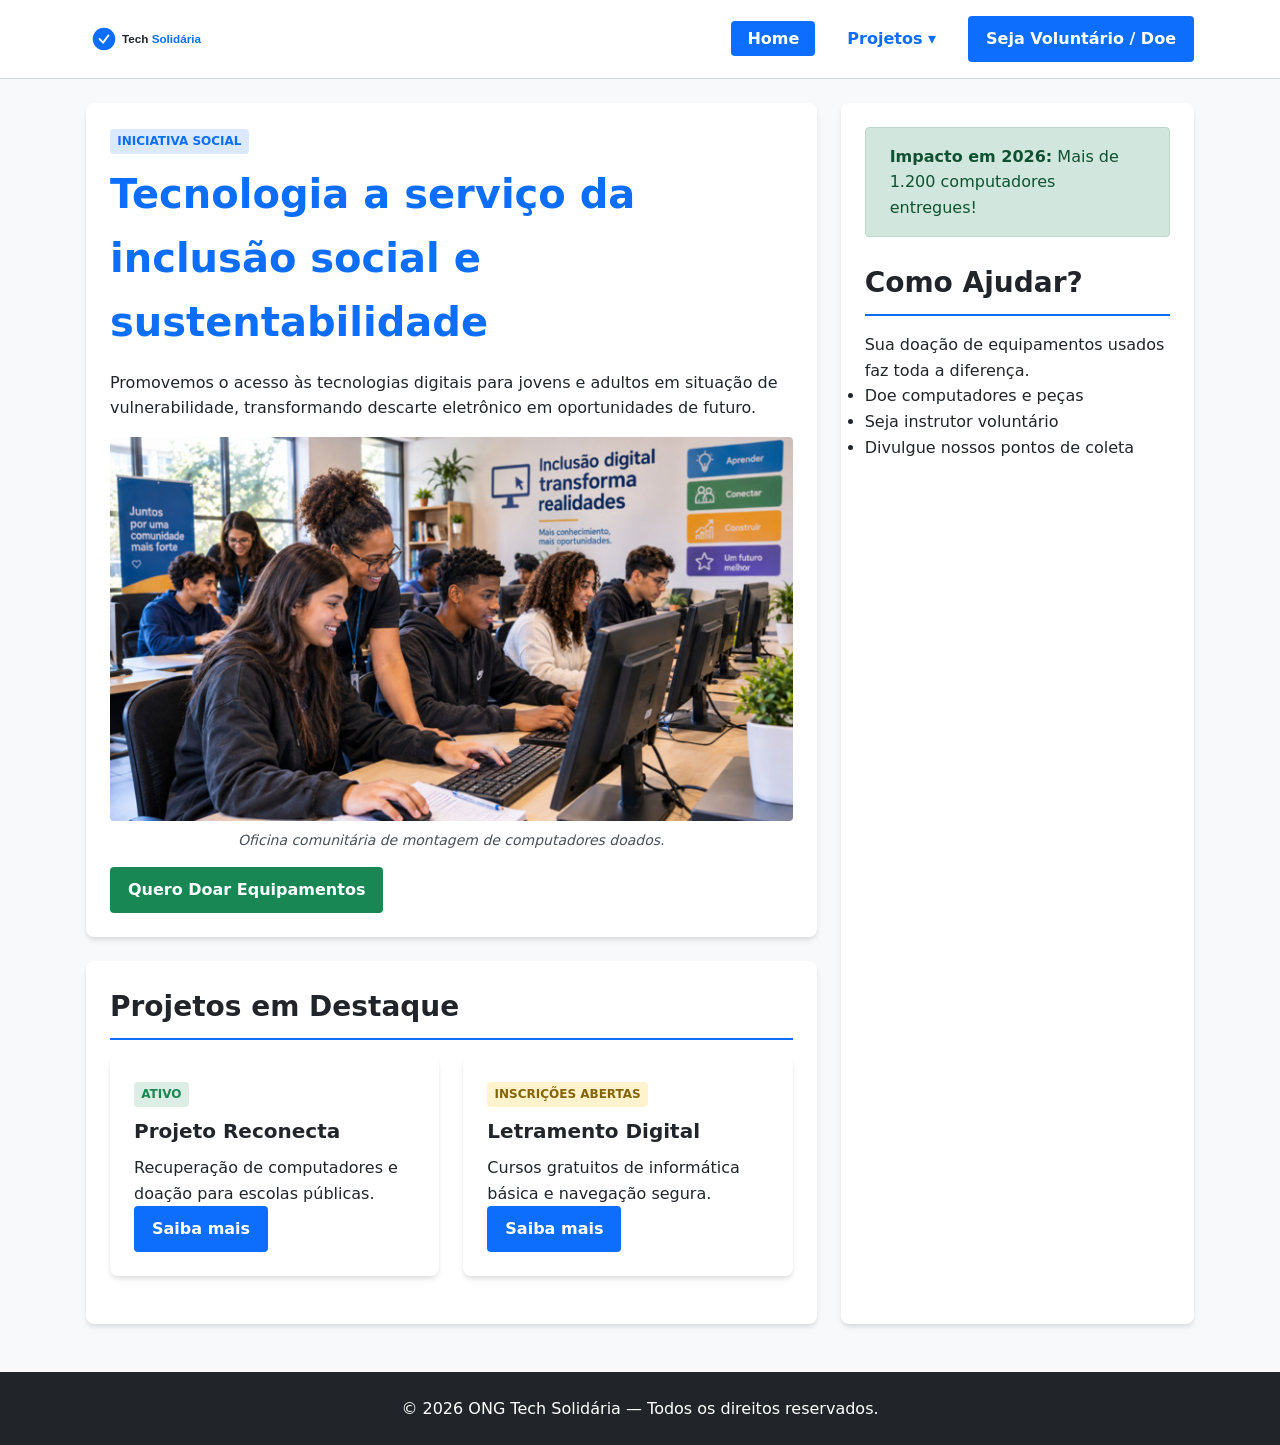
<file: index.html>
<!DOCTYPE html>
<html lang="pt-BR">
<head>
    <meta charset="UTF-8">
    <meta name="viewport" content="width=device-width, initial-scale=1.0">
    <meta name="description" content="Plataforma institucional da ONG Tech Solidária voltada para inclusão digital e reciclagem sustentável de lixo eletrônico.">
    <title>ONG Tech Solidária — Inclusão Digital e Sustentabilidade</title>
    <link rel="stylesheet" href="./css/style.css">
</head>
<body>

    <header>
        <div class="container header-container">
            <a href="index.html" class="logo-link">
                <img src="assets/img/logo-tech-solidaria.svg" alt="Logotipo da ONG Tech Solidária" width="180" height="50">
            </a>

            <button class="menu-toggle" aria-expanded="false" aria-label="Abrir menu de navegação">&#9776;</button>

            <nav id="main-nav">
                <ul class="nav-list">
                    <li><a href="index.html" aria-current="page">Home</a></li>
                    <li class="has-dropdown">
                        <a href="projetos.html">Projetos <span aria-hidden="true">▾</span></a>
                        <ul class="nav-dropdown">
                            <li><a href="projetos.html#reconecta">Projeto Reconecta</a></li>
                            <li><a href="projetos.html#letramento">Oficinas digitais</a></li>
                            <li><a href="projetos.html#elixo">Estação E-Lixo</a></li>
                        </ul>
                    </li>
                    <li><a href="cadastro.html" class="btn btn-primary">Seja Voluntário / Doe</a></li>
                </ul>
            </nav>
        </div>
    </header>

    <main class="grid-layout container">
        <div class="content-main">
            <section class="hero-section">
                <span class="badge badge-primary">Iniciativa Social</span>
                <h1>Tecnologia a serviço da inclusão social e sustentabilidade</h1>
                <p>Promovemos o acesso às tecnologias digitais para jovens e adultos em situação de vulnerabilidade, transformando descarte eletrônico em oportunidades de futuro.</p>
                
                <figure>
                    <img src="assets/img/inclusao-digital.jpg" alt="Alunos em oficina de informática" width="800" height="400">
                    <figcaption>Oficina comunitária de montagem de computadores doados.</figcaption>
                </figure>
                
                <a href="cadastro.html" class="btn btn-secondary">Quero Doar Equipamentos</a>
            </section>

            <section class="projects-preview">
                <h2>Projetos em Destaque</h2>
                <div class="card-grid">
                    <article class="card-item card-project">
                        <span class="badge badge-success">Ativo</span>
                        <h3>Projeto Reconecta</h3>
                        <p>Recuperação de computadores e doação para escolas públicas.</p>
                        <a href="projetos.html#reconecta" class="btn btn-primary">Saiba mais</a>
                    </article>

                    <article class="card-item card-project">
                        <span class="badge badge-warning">Inscrições Abertas</span>
                        <h3>Letramento Digital</h3>
                        <p>Cursos gratuitos de informática básica e navegação segura.</p>
                        <a href="projetos.html#letramento" class="btn btn-primary">Saiba mais</a>
                    </article>
                </div>
            </section>
        </div>

        <aside class="sidebar">
            <div class="alert alert-success">
                <strong>Impacto em 2026:</strong> Mais de 1.200 computadores entregues!
            </div>
            <h2>Como Ajudar?</h2>
            <p>Sua doação de equipamentos usados faz toda a diferença.</p>
            <ul>
                <li>Doe computadores e peças</li>
                <li>Seja instrutor voluntário</li>
                <li>Divulgue nossos pontos de coleta</li>
            </ul>
        </aside>
    </main>

    <footer>
        <div class="container">
            <p>&copy; 2026 ONG Tech Solidária — Todos os direitos reservados.</p>
        </div>
    </footer>

</body>
</html>
</file>
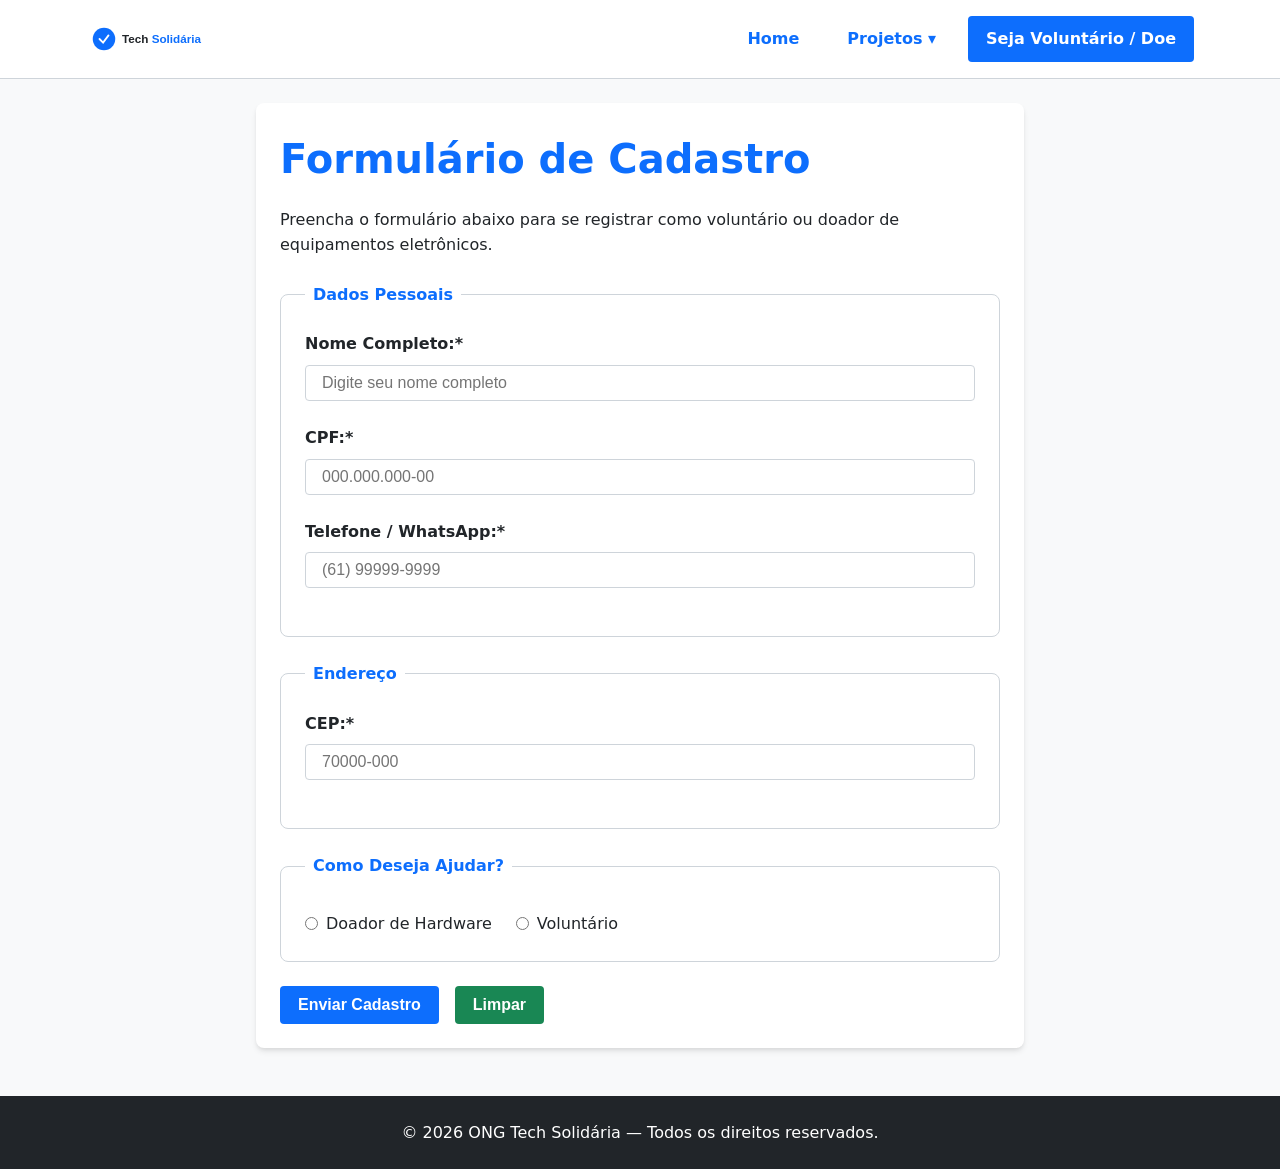
<file: cadastro.html>
<!DOCTYPE html>
<html lang="pt-BR">
<head>
    <meta charset="UTF-8">
    <meta name="viewport" content="width=device-width, initial-scale=1.0">
    <meta name="description" content="Formulário de cadastro para voluntários e doadores da ONG Tech Solidária.">
    <title>Cadastro — ONG Tech Solidária</title>
    
    <!-- Link para a folha de estilos -->
    <link rel="stylesheet" href="./css/style.css">
</head>
<body>

    <!-- Cabeçalho -->
    <header>
        <div class="container header-container">
            <a href="index.html" class="logo-link">
                <img src="assets/img/logo-tech-solidaria.svg" alt="Logotipo da ONG Tech Solidária" width="180" height="50">
            </a>

            <button class="menu-toggle" aria-expanded="false" aria-label="Abrir menu de navegação">&#9776;</button>

            <nav id="main-nav">
                <ul class="nav-list">
                    <li><a href="index.html">Home</a></li>
                    <li class="has-dropdown">
                        <a href="projetos.html">Projetos <span aria-hidden="true">▾</span></a>
                        <ul class="nav-dropdown">
                            <li><a href="projetos.html#reconecta">Projeto Reconecta</a></li>
                            <li><a href="projetos.html#letramento">Oficinas digitais</a></li>
                            <li><a href="projetos.html#elixo">Estação E-Lixo</a></li>
                        </ul>
                    </li>
                    <li><a href="cadastro.html" class="btn btn-primary" aria-current="page">Seja Voluntário / Doe</a></li>
                </ul>
            </nav>
        </div>
    </header>

    <!-- Conteúdo Principal -->
    <main class="container" style="max-width: 800px; padding-top: var(--space-md); padding-bottom: var(--space-md);">
        
        <section>
            <h1>Formulário de Cadastro</h1>
            <p style="margin-bottom: var(--space-md);">Preencha o formulário abaixo para se registrar como voluntário ou doador de equipamentos eletrônicos.</p>

            <form action="#" method="POST" id="form-cadastro">
                
                <!-- Dados Pessoais -->
                <fieldset style="border: 1px solid var(--color-border); padding: var(--space-md); border-radius: var(--radius-md); margin-bottom: var(--space-md);">
                    <legend style="font-weight: bold; padding: 0 var(--space-xs); color: var(--color-primary);">Dados Pessoais</legend>
                    
                    <div class="form-group">
                        <label for="nome" class="form-label">Nome Completo:*</label>
                        <input type="text" id="nome" name="nome" class="form-control" placeholder="Digite seu nome completo" required>
                    </div>

                    <div class="form-group">
                        <label for="cpf" class="form-label">CPF:*</label>
                        <input type="text" id="cpf" name="cpf" class="form-control" placeholder="000.000.000-00" pattern="\d{3}\.\d{3}\.\d{3}-\d{2}|\d{11}" required>
                    </div>

                    <div class="form-group">
                        <label for="telefone" class="form-label">Telefone / WhatsApp:*</label>
                        <input type="tel" id="telefone" name="telefone" class="form-control" placeholder="(61) 99999-9999" required>
                    </div>
                </fieldset>

                <!-- Endereço -->
                <fieldset style="border: 1px solid var(--color-border); padding: var(--space-md); border-radius: var(--radius-md); margin-bottom: var(--space-md);">
                    <legend style="font-weight: bold; padding: 0 var(--space-xs); color: var(--color-primary);">Endereço</legend>
                    
                    <div class="form-group">
                        <label for="cep" class="form-label">CEP:*</label>
                        <input type="text" id="cep" name="cep" class="form-control" placeholder="70000-000" pattern="\d{5}-?\d{3}" required>
                    </div>
                </fieldset>

                <!-- Tipo de Ajuda -->
                <fieldset style="border: 1px solid var(--color-border); padding: var(--space-md); border-radius: var(--radius-md); margin-bottom: var(--space-md);">
                    <legend style="font-weight: bold; padding: 0 var(--space-xs); color: var(--color-primary);">Como Deseja Ajudar?</legend>
                    
                    <div style="display: flex; gap: var(--space-md); margin-top: var(--space-xs);">
                        <label style="display: flex; align-items: center; gap: var(--space-xs); cursor: pointer;">
                            <input type="radio" name="tipo_ajuda" value="doador" required> Doador de Hardware
                        </label>
                        <label style="display: flex; align-items: center; gap: var(--space-xs); cursor: pointer;">
                            <input type="radio" name="tipo_ajuda" value="voluntario" required> Voluntário
                        </label>
                    </div>
                </fieldset>

                <!-- Botões de Ação -->
                <div style="display: flex; gap: var(--space-sm);">
                    <button type="submit" class="btn btn-primary">Enviar Cadastro</button>
                    <button type="reset" class="btn btn-secondary">Limpar</button>
                </div>

            </form>
        </section>

    </main>

    <!-- Rodapé -->
    <footer>
        <div class="container">
            <p>&copy; 2026 ONG Tech Solidária — Todos os direitos reservados.</p>
        </div>
    </footer>

</body>
</html>
</file>
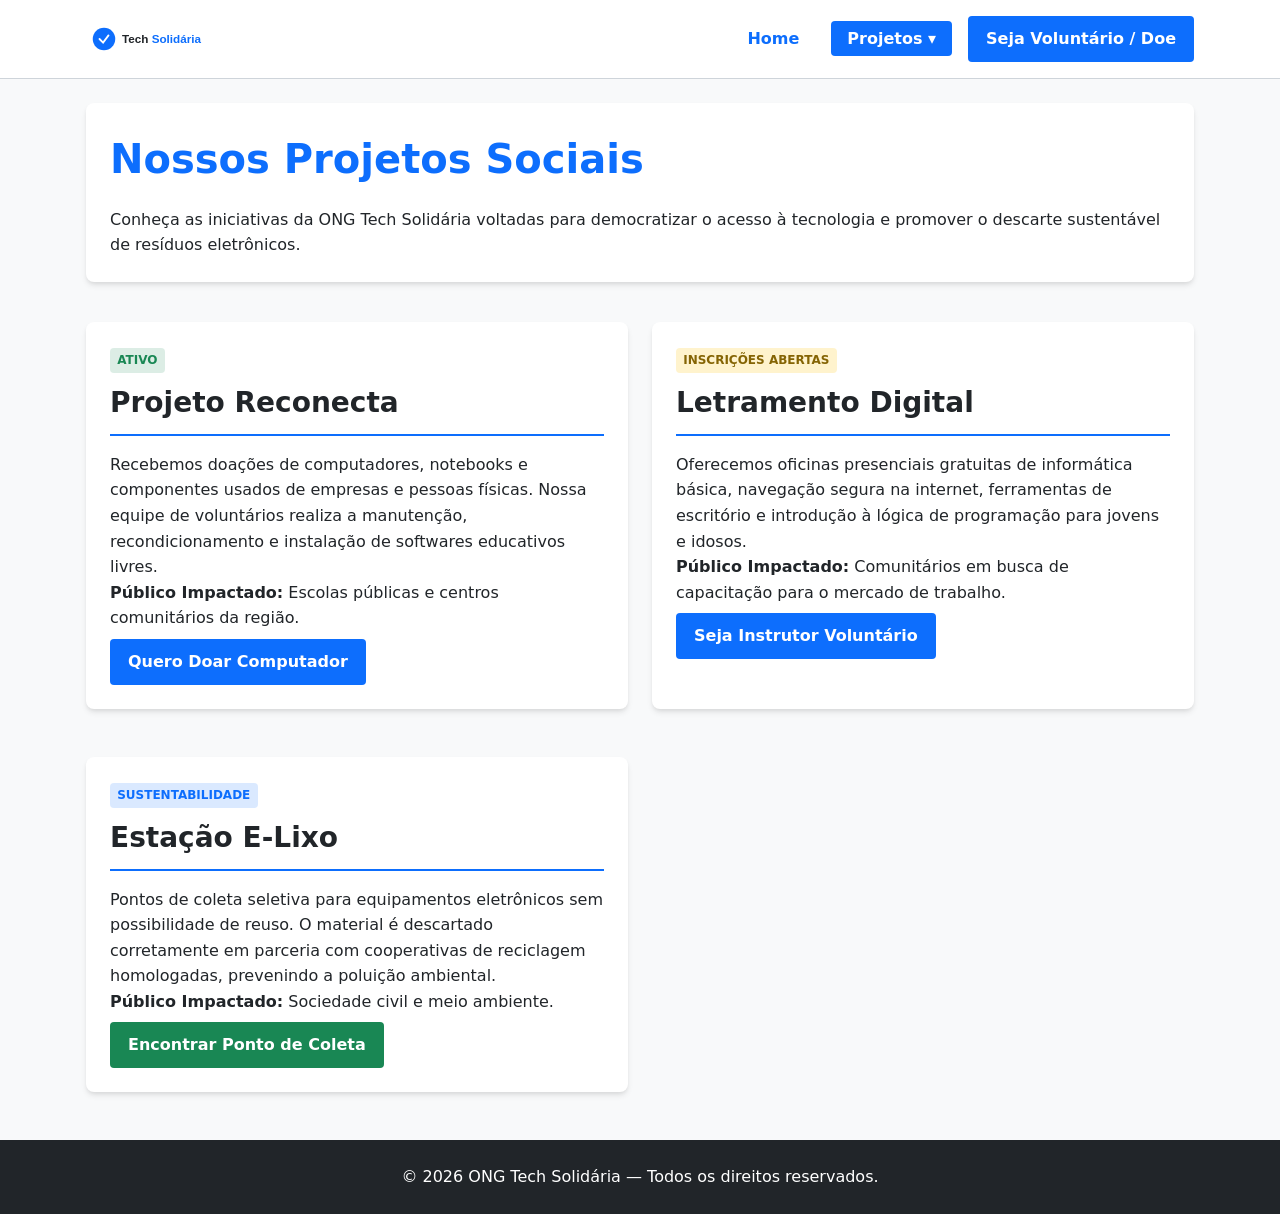
<file: projetos.html>
<!DOCTYPE html>
<html lang="pt-BR">
<head>
    <meta charset="UTF-8">
    <meta name="viewport" content="width=device-width, initial-scale=1.0">
    <meta name="description" content="Projetos sociais de inclusão digital e recondicionamento de hardware da ONG Tech Solidária.">
    <title>Projetos — ONG Tech Solidária</title>
    
    <!-- Link para a folha de estilos -->
    <link rel="stylesheet" href="./css/style.css">
</head>
<body>

    <!-- Cabeçalho e Navegação -->
    <header>
        <div class="container header-container">
            <a href="index.html" class="logo-link">
                <img src="assets/img/logo-tech-solidaria.svg" alt="Logotipo da ONG Tech Solidária" width="180" height="50">
            </a>

            <button class="menu-toggle" aria-expanded="false" aria-label="Abrir menu de navegação">&#9776;</button>

            <nav id="main-nav">
                <ul class="nav-list">
                    <li><a href="index.html">Home</a></li>
                    <li class="has-dropdown">
                        <a href="projetos.html" aria-current="page">Projetos <span aria-hidden="true">▾</span></a>
                        <ul class="nav-dropdown">
                            <li><a href="projetos.html#reconecta">Projeto Reconecta</a></li>
                            <li><a href="projetos.html#letramento">Oficinas digitais</a></li>
                            <li><a href="projetos.html#elixo">Estação E-Lixo</a></li>
                        </ul>
                    </li>
                    <li><a href="cadastro.html" class="btn btn-primary">Seja Voluntário / Doe</a></li>
                </ul>
            </nav>
        </div>
    </header>

    <!-- Conteúdo Principal dos Projetos -->
    <main class="container" style="padding-top: var(--space-md); padding-bottom: var(--space-md);">
        
        <section style="margin-bottom: var(--space-lg);">
            <h1>Nossos Projetos Sociais</h1>
            <p>Conheça as iniciativas da ONG Tech Solidária voltadas para democratizar o acesso à tecnologia e promover o descarte sustentável de resíduos eletrônicos.</p>
        </section>

        <!-- Grade de Projetos (CSS Grid) -->
        <div class="card-grid">

            <!-- Projeto 1: Reconecta -->
            <article id="reconecta" class="card-item card-project">
                <span class="badge badge-success">Ativo</span>
                <h2>Projeto Reconecta</h2>
                <p>Recebemos doações de computadores, notebooks e componentes usados de empresas e pessoas físicas. Nossa equipe de voluntários realiza a manutenção, recondicionamento e instalação de softwares educativos livres.</p>
                <p><strong>Público Impactado:</strong> Escolas públicas e centros comunitários da região.</p>
                <a href="cadastro.html" class="btn btn-primary" style="margin-top: var(--space-xs);">Quero Doar Computador</a>
            </article>

            <!-- Projeto 2: Letramento Digital -->
            <article id="letramento" class="card-item card-project">
                <span class="badge badge-warning">Inscrições Abertas</span>
                <h2>Letramento Digital</h2>
                <p>Oferecemos oficinas presenciais gratuitas de informática básica, navegação segura na internet, ferramentas de escritório e introdução à lógica de programação para jovens e idosos.</p>
                <p><strong>Público Impactado:</strong> Comunitários em busca de capacitação para o mercado de trabalho.</p>
                <a href="cadastro.html" class="btn btn-primary" style="margin-top: var(--space-xs);">Seja Instrutor Voluntário</a>
            </article>

            <!-- Projeto 3: Estação E-Lixo -->
            <article id="elixo" class="card-item card-project">
                <span class="badge badge-primary">Sustentabilidade</span>
                <h2>Estação E-Lixo</h2>
                <p>Pontos de coleta seletiva para equipamentos eletrônicos sem possibilidade de reuso. O material é descartado corretamente em parceria com cooperativas de reciclagem homologadas, prevenindo a poluição ambiental.</p>
                <p><strong>Público Impactado:</strong> Sociedade civil e meio ambiente.</p>
                <a href="cadastro.html" class="btn btn-secondary" style="margin-top: var(--space-xs);">Encontrar Ponto de Coleta</a>
            </article>

        </div>

    </main>

    <!-- Rodapé -->
    <footer>
        <div class="container">
            <p>&copy; 2026 ONG Tech Solidária — Todos os direitos reservados.</p>
        </div>
    </footer>

</body>
</html>
</file>
<file: css/style.css>
/* ==========================================================================
   1. DESIGN SYSTEM (VARIÁVEIS CSS)
   ========================================================================== */
:root {
    /* Cores Institucionais */
    --color-primary: #0d6efd;
    --color-primary-hover: #0b5ed7;
    --color-secondary: #198754;
    --color-secondary-hover: #146c43;
    
    /* Neutros & Superfícies */
    --color-bg-main: #f8f9fa;
    --color-bg-card: #ffffff;
    --color-text-main: #212529;
    --color-text-muted: #495057;
    --color-border: #ced4da;
    --color-focus: #ffc107;
    
    /* Tipografia */
    --font-family-base: system-ui, -apple-system, "Segoe UI", Roboto, Arial, sans-serif;
    --font-size-base: 1rem;
    --font-size-h1: clamp(1.75rem, 4vw, 2.5rem);
    --font-size-h2: clamp(1.35rem, 3vw, 1.75rem);
    --font-size-h3: 1.25rem;
    
    /* Espaçamentos e Bordas */
    --space-xs: 0.5rem;
    --space-sm: 1rem;
    --space-md: 1.5rem;
    --space-lg: 2.5rem;
    --radius-sm: 4px;
    --radius-md: 8px;
    
    /* Sombras e Transições */
    --shadow-card: 0 4px 6px -1px rgba(0, 0, 0, 0.1), 0 2px 4px -1px rgba(0, 0, 0, 0.06);
    --transition-fast: 0.2s ease-in-out;
}

/* ==========================================================================
   2. RESET & ACESSIBILIDADE
   ========================================================================== */
* {
    margin: 0;
    padding: 0;
    box-sizing: border-box;
}

body {
    font-family: var(--font-family-base);
    font-size: var(--font-size-base);
    line-height: 1.6;
    color: var(--color-text-main);
    background-color: var(--color-bg-main);
    min-height: 100vh;
    display: flex;
    flex-direction: column;
}

/* Foco Visível para Acessibilidade (WCAG 2.1 AA) */
a:focus-visible,
button:focus-visible,
input:focus-visible,
select:focus-visible,
textarea:focus-visible {
    outline: 3px solid var(--color-focus);
    outline-offset: 2px;
}

/* ==========================================================================
   3. ARQUITETURA DE LAYOUT (CSS GRID MACRO - 12 COLUNAS)
   ========================================================================== */
.container {
    width: 100%;
    max-width: 1140px;
    margin-right: auto;
    margin-left: auto;
    padding-right: var(--space-sm);
    padding-left: var(--space-sm);
}

main.grid-layout {
    flex: 1;
    display: grid;
    grid-template-columns: repeat(12, 1fr);
    gap: var(--space-md);
    padding-top: var(--space-md);
    padding-bottom: var(--space-md);
}

.content-main { grid-column: span 12; }
.sidebar      { grid-column: span 12; }

.card-grid {
    display: grid;
    grid-template-columns: repeat(12, 1fr);
    gap: var(--space-md);
    margin-top: var(--space-sm);
}

/* ==========================================================================
   4. NAVEGAÇÃO & CABEÇALHO (FLEXBOX)
   ========================================================================== */
header {
    background-color: var(--color-bg-card);
    border-bottom: 1px solid var(--color-border);
    padding: var(--space-sm) 0;
}

.header-container {
    display: flex;
    justify-content: space-between;
    align-items: center;
    flex-wrap: wrap;
}

.menu-toggle {
    display: none;
    background: none;
    border: none;
    font-size: 1.8rem;
    cursor: pointer;
    color: var(--color-primary);
}

.nav-list {
    list-style: none;
    display: flex;
    align-items: center;
    gap: var(--space-sm);
}

.nav-list a {
    text-decoration: none;
    color: var(--color-primary);
    font-weight: 600;
    padding: var(--space-xs) var(--space-sm);
    border-radius: var(--radius-sm);
    transition: background-color var(--transition-fast), color var(--transition-fast);
}

.nav-list a:hover,
.nav-list a[aria-current="page"] {
    background-color: var(--color-primary);
    color: #ffffff;
}

/* Ajuste e Correção de Cor para Botões dentro do Menu */
.nav-list .btn-primary {
    color: #ffffff !important;
    text-decoration: none;
}

.nav-list .btn-primary:hover {
    background-color: var(--color-primary-hover);
    color: #ffffff !important;
}

/* Submenu Dropdown */
.has-dropdown { position: relative; }

.nav-dropdown {
    display: none;
    position: absolute;
    top: 100%;
    left: 0;
    background-color: var(--color-bg-card);
    box-shadow: var(--shadow-card);
    min-width: 200px;
    list-style: none;
    padding: var(--space-xs) 0;
    border-radius: var(--radius-sm);
    z-index: 1000;
}

.has-dropdown:hover .nav-dropdown,
.has-dropdown:focus-within .nav-dropdown {
    display: block;
}

.nav-dropdown a {
    display: block;
    color: var(--color-text-main);
}

/* ==========================================================================
   5. COMPONENTES VISUAIS, BOTÕES E CARDS
   ========================================================================== */
section, article, aside {
    background: var(--color-bg-card);
    padding: var(--space-md);
    border-radius: var(--radius-md);
    box-shadow: var(--shadow-card);
    margin-bottom: var(--space-md);
}

h1 { font-size: var(--font-size-h1); color: var(--color-primary); margin-bottom: var(--space-sm); }
h2 { font-size: var(--font-size-h2); border-bottom: 2px solid var(--color-primary); padding-bottom: var(--space-xs); margin-bottom: var(--space-sm); }
h3 { font-size: var(--font-size-h3); margin-bottom: var(--space-xs); }

/* Mídias e Imagens */
img {
    max-width: 100%;
    height: auto;
    border-radius: var(--radius-sm);
    display: block;
}

figure { margin: var(--space-sm) 0; text-align: center; }
figcaption { font-size: 0.875rem; color: var(--color-text-muted); font-style: italic; margin-top: var(--space-xs); }

/* Estilização Geral de Botões e Pseudo-classes */
.btn {
    display: inline-flex;
    align-items: center;
    justify-content: center;
    padding: var(--space-xs) var(--space-sm);
    font-size: var(--font-size-base);
    font-weight: 600;
    text-decoration: none;
    border: 2px solid transparent;
    border-radius: var(--radius-sm);
    cursor: pointer;
    transition: background-color var(--transition-fast), 
                border-color var(--transition-fast), 
                box-shadow var(--transition-fast), 
                transform var(--transition-fast);
}

.btn-primary { 
    background-color: var(--color-primary); 
    color: #ffffff; 
}

.btn-primary:hover { 
    background-color: var(--color-primary-hover); 
    transform: translateY(-1px); 
    box-shadow: 0 4px 8px rgba(13, 110, 253, 0.25);
}

.btn-secondary { 
    background-color: var(--color-secondary); 
    color: #ffffff; 
}

.btn-secondary:hover { 
    background-color: var(--color-secondary-hover); 
    transform: translateY(-1px); 
    box-shadow: 0 4px 8px rgba(25, 135, 84, 0.25);
}

.btn:active {
    transform: translateY(1px);
    box-shadow: none;
}

.btn:disabled {
    background-color: var(--color-border);
    color: var(--color-text-muted);
    cursor: not-allowed;
    opacity: 0.65;
}

/* ==========================================================================
   6. COMPONENTES DE FEEDBACK (BADGES, ALERTAS, TOASTS E MODAIS)
   ========================================================================== */
/* Badges (Etiquetas Semânticas) */
.badge {
    display: inline-block;
    padding: 0.25em 0.6em;
    font-size: 0.75rem;
    font-weight: 700;
    border-radius: var(--radius-sm);
    text-transform: uppercase;
    margin-bottom: var(--space-xs);
}

.badge-primary { background-color: rgba(13, 110, 253, 0.15); color: var(--color-primary); }
.badge-success { background-color: rgba(25, 135, 84, 0.15); color: var(--color-secondary); }
.badge-warning { background-color: rgba(255, 193, 7, 0.2); color: #856404; }

/* Alertas Contextuais */
.alert {
    padding: var(--space-sm) var(--space-md);
    margin-bottom: var(--space-md);
    border-radius: var(--radius-sm);
    border: 1px solid transparent;
}

.alert-success { background-color: #d1e7dd; border-color: #badbcc; color: #0f5132; }
.alert-danger  { background-color: #f8d7da; border-color: #f5c2c7; color: #842029; }

/* Toasts (Notificações Flutuantes) */
.toast {
    position: fixed;
    bottom: var(--space-md);
    right: var(--space-md);
    background-color: var(--color-text-main);
    color: #ffffff;
    padding: var(--space-sm) var(--space-md);
    border-radius: var(--radius-md);
    box-shadow: var(--shadow-card);
    z-index: 1100;
}

/* Modal Overlay */
.modal-overlay {
    position: fixed;
    top: 0;
    left: 0;
    width: 100vw;
    height: 100vh;
    background-color: rgba(0, 0, 0, 0.5);
    display: flex;
    justify-content: center;
    align-items: center;
    z-index: 1200;
}

.modal-content {
    background-color: var(--color-bg-card);
    padding: var(--space-md);
    border-radius: var(--radius-md);
    max-width: 500px;
    width: 90%;
    box-shadow: var(--shadow-card);
}

/* ==========================================================================
   7. FORMULÁRIOS & VALIDAÇÃO VISUAL
   ========================================================================== */
.form-group {
    margin-bottom: var(--space-md);
}

.form-label {
    display: block;
    margin-bottom: var(--space-xs);
    font-weight: 600;
}

.form-control {
    width: 100%;
    padding: var(--space-xs) var(--space-sm);
    font-size: var(--font-size-base);
    border: 1px solid var(--color-border);
    border-radius: var(--radius-sm);
    background-color: var(--color-bg-card);
    transition: border-color var(--transition-fast), box-shadow var(--transition-fast);
}

.form-control:focus {
    border-color: var(--color-primary);
    box-shadow: 0 0 0 3px rgba(13, 110, 253, 0.2);
    outline: none;
}

.form-control:not(:placeholder-shown):valid {
    border-color: #198754;
}

.form-control:not(:placeholder-shown):invalid {
    border-color: #dc3545;
    box-shadow: 0 0 0 3px rgba(220, 53, 69, 0.15);
}

/* Rodapé Institucional */
footer {
    background-color: var(--color-text-main);
    color: #ffffff;
    padding: var(--space-md) 0;
    margin-top: auto;
    text-align: center;
}

/* ==========================================================================
   8. BREAKPOINTS RESPONSIVOS (@MEDIA QUERIES)
   ========================================================================== */
@media (min-width: 576px) {
    .card-item { grid-column: span 6; }
}

@media (max-width: 768px) {
    .menu-toggle { display: block; }
    .nav-list {
        display: none;
        flex-direction: column;
        width: 100%;
        margin-top: var(--space-sm);
    }
    .nav-list.is-active { display: flex; }
    .nav-dropdown { position: static; box-shadow: none; padding-left: var(--space-md); }
}

@media (min-width: 992px) {
    .content-main { grid-column: span 8; }
    .sidebar      { grid-column: span 4; }
    .card-item    { grid-column: span 6; }
}
</file>
